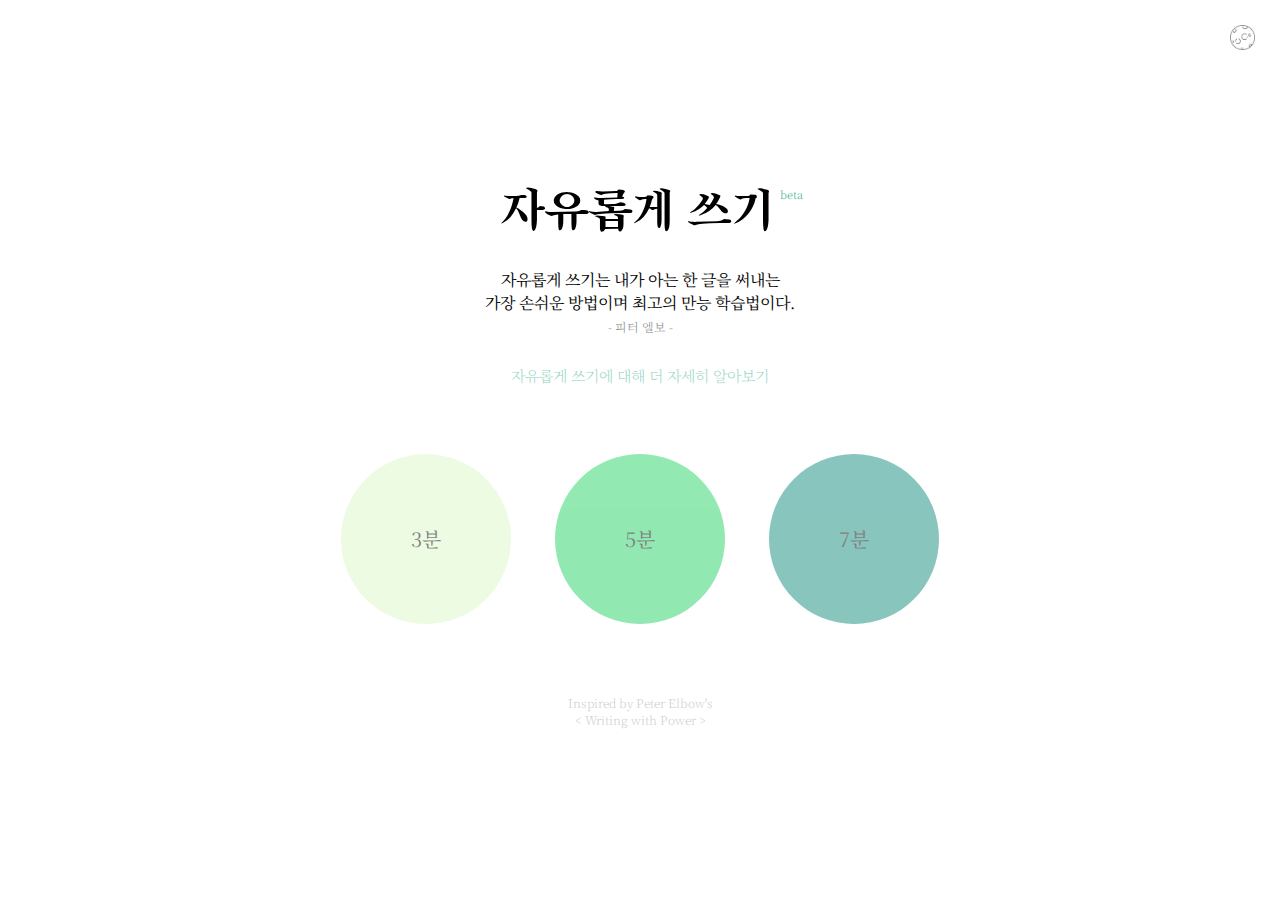
<file: index.html>
<html>
<head>
  <meta charset="utf-8">
  <meta name="viewport" content="width=device-width, initial-scale=1">

  <!-- <meta property="og:title" content="자유롭게 쓰기">
  <meta property="og:description" content="Free your Writing, Free your Heart"> -->
  <!-- <meta property="og:image" content="ogimage.png" -->


  <title>자유롭게 쓰기</title>
  <link rel="shortcut icon" href="favicon.png" type="image/x-icon">
  <link rel="icon" href="favicon.png" type="image/x-icon">
  <link rel="stylesheet" href="style.css">
  <script src="java.js"></script>
  <link href="https://fonts.googleapis.com/css?family=Noto+Serif+KR:200,300,400|Song+Myung&amp;subset=korean" rel="stylesheet">

  <!-- Global site tag (gtag.js) - Google Analytics -->
  <script async src="https://www.googletagmanager.com/gtag/js?id=UA-126060792-1"></script>
  <script>
    window.dataLayer = window.dataLayer || [];
    function gtag(){dataLayer.push(arguments);}
    gtag('js', new Date());

    gtag('config', 'UA-126060792-1');
  </script>

</head>

<script src="https://code.jquery.com/jquery-2.1.3.js"></script>

<script>
$(function() {
    if (localStorage.getItem('state') === 'night'){
      document.querySelector('.quote').style.color="white";
      document.querySelector('.title').style.color="white";
      document.querySelector('body').style.backgroundColor="#212122";
      document.querySelector('.night').alt = "day_mode";
      document.querySelector('.night').src = "sun.png";
      document.querySelector('.quote').style.fontWeight="100";
      document.querySelector('.beta').style.color="#FFFFC2";
      document.querySelector('.aboutfw').style.color="#FFFFC2";
      document.querySelector('.min3').style.backgroundColor="#FDFD96";
      document.querySelector('.min5').style.backgroundColor="#FFEF00";
      document.querySelector('.min10').style.backgroundColor="#FEDF00";
      localStorage.setItem('state', 'night')
    }
});
</script>


<body>



<div class="box">
  <div class="box2">
  <header class="title"> 자유롭게 쓰기 </header>
  <div class="beta"> beta </div>
  <h1 class="quote">
    자유롭게 쓰기는 내가 아는 한 글을 써내는 <br>
    가장 손쉬운 방법이며 최고의 만능 학습법이다.<br>
    <h2 class="peter"> - 피터 엘보 - </h2>
  </h1>

  <h3 class="aboutfwbox"><a href="introduction.html" class="aboutfw">
    자유롭게 쓰기에 대해 더 자세히 알아보기</a>
  </h3>

<div class="buttons">
  <!-- <a href="text.html" class="min3" onclick="array3()"> 3분 </a> -->
  <a href="text.html" class="min3" onclick="array3()"> 3분 </a>
  <a href="text.html" class="min5" onclick="array5()"> 5분 </a>
  <a href="text.html" class="min10" onclick="array10()"> 7분 </a>
</div>

<footer>Inspired by Peter Elbow's<br> < Writing with Power > </footer>


</div>
</div>
<!-- <footer>Inspired by Peter Elbow's<br> < Writing with Power > </footer> -->
<div class="day_night"><img class="night" src="sleep-mode.png" alt="night_mode" onclick="nightDayHandler(this);"></div>

</body>

</html>
</file>
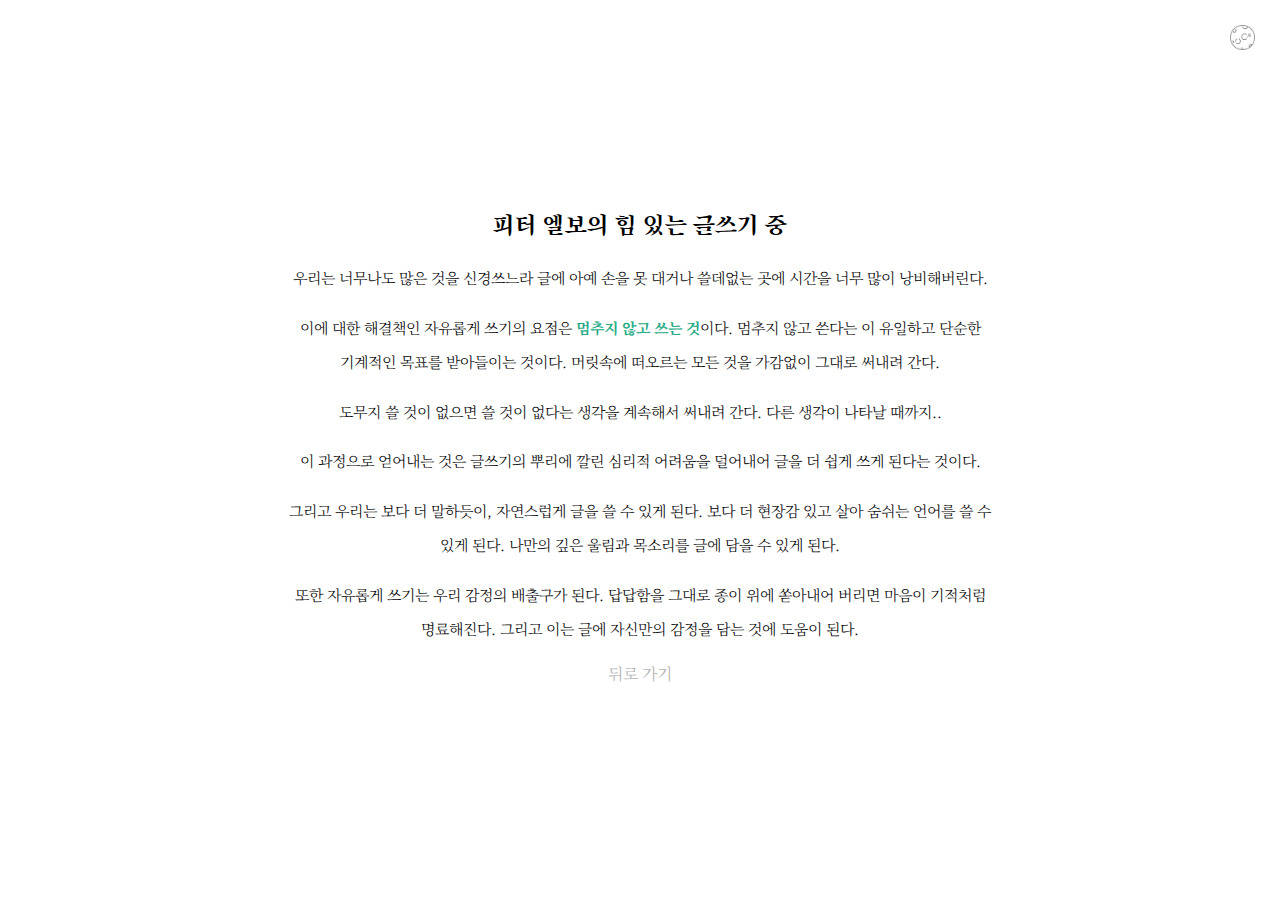
<file: introduction.html>
<html>
<head>
  <meta charset="utf-8">
  <meta name="viewport" content="width=device-width, initial-scale=1">

  <!-- <meta property="og:title" content="자유롭게 쓰기">
  <meta property="og:description" content="Free your Writing, Free your Heart"> -->
  <!-- <meta property="og:image" content="ogimage.png" -->

  <title>자유롭게 쓰기</title>
  <link rel="shortcut icon" href="favicon.png" type="image/x-icon">
  <link rel="icon" href="favicon.png" type="image/x-icon">
  <link rel="stylesheet" href="style.css">
  <script src="java.js"></script>
  <link href="https://fonts.googleapis.com/css?family=Noto+Serif+KR:200,300,400|Song+Myung&amp;subset=korean" rel="stylesheet">

  <!-- Global site tag (gtag.js) - Google Analytics -->
  <script async src="https://www.googletagmanager.com/gtag/js?id=UA-126060792-1"></script>
  <script>
    window.dataLayer = window.dataLayer || [];
    function gtag(){dataLayer.push(arguments);}
    gtag('js', new Date());

    gtag('config', 'UA-126060792-1');
  </script>

</head>

<script src="https://code.jquery.com/jquery-2.1.3.js"></script>
<!-- https://code.jquery.com/jquery-1.10.2.js -->

<script>
$(function() {
      if (localStorage.getItem('state') === 'night'){
        document.querySelector('.p1').style.color="#d3d3d3";
        document.querySelector('body').style.backgroundColor="#212122";
        document.querySelector('.night').alt = "day_mode";
        document.querySelector('.night').src = "sun.png";
        document.querySelector('.title2').style.color = "#f2f2f2";
        document.querySelector('.p1').style.fontWeight="100";
        document.querySelector('.important').style.fontWeight="600";
        document.querySelector('.important').style.color="#FFFFC2";
        document.querySelector('.back').style.color="white";
        localStorage.setItem('state', 'night');
      }
    });
</script>

<body>

<div class="day_night"><img class="night" src="sleep-mode.png" alt="night_mode" onclick="nightDayHandlerr(this);"></div>

<div class="boxI">
  <div class="box2">
  <header class="title2"> 피터 엘보의 힘 있는 글쓰기 중 </header>

<section class="para">
  <h2 class="p1">
    <!-- <p>우리는 너무나도 많은 것을 신경쓰느라 글에 아예 손을 못 대거나</br>
    쓸데없는 곳에 시간을 너무 많이 낭비해버린다.</br></p>

    <p>이에 대한 해결책인 자유롭게 쓰기의 요점은 <span class="important">멈추지 않고 쓰는 것</span>이다.</br>
    멈추지 않고 쓴다는 이 유일하고 단순한 기계적인 목표를 받아들이는 것이다.</br>
    머릿속에 떠오르는 모든 것을 가감없이 그대로 써내려 간다.</br></p>

    <p>도무지 쓸 것이 없으면 쓸 것이 없다는 생각을 계속해서 써내려 간다.</br>
    다른 생각이 나타날 때까지..</br></p>

    <p>이 과정으로 얻어내는 것은 글쓰기의 뿌리에 깔린 심리적 어려움을</br>
    덜어내어 글을 더 쉽게 쓰게 된다는 것이다.</br></p>

    <p>그리고 우리는 보다 더 말하듯이, 자연스럽게 글을 쓸 수 있게 된다.</br>
    보다 더 현장감 있고 살아 숨쉬는 언어를 쓸 수 있게 된다.</br>
    나만의 깊은 울림과 목소리를 글에 담을 수 있게 된다.</br></p>

    <p>또한 자유롭게 쓰기는 우리 감정의 배출구가 된다.</br>
    답답함을 그대로 종이 위에 쏟아내어 버리면 마음이 기적처럼 명료해진다.</br>
    그리고 이는 글에 자신만의 감정을 담는 것에 도움이 된다.</br></p> -->

    <p>우리는 너무나도 많은 것을 신경쓰느라 글에 아예 손을 못 대거나
    쓸데없는 곳에 시간을 너무 많이 낭비해버린다.</p>

    <p>이에 대한 해결책인 자유롭게 쓰기의 요점은 <span class="important">멈추지 않고 쓰는 것</span>이다.
    멈추지 않고 쓴다는 이 유일하고 단순한 기계적인 목표를 받아들이는 것이다.
    머릿속에 떠오르는 모든 것을 가감없이 그대로 써내려 간다.</p>

    <p>도무지 쓸 것이 없으면 쓸 것이 없다는 생각을 계속해서 써내려 간다.
    다른 생각이 나타날 때까지..</p>

    <p>이 과정으로 얻어내는 것은 글쓰기의 뿌리에 깔린 심리적 어려움을
    덜어내어 글을 더 쉽게 쓰게 된다는 것이다.</p>

    <p>그리고 우리는 보다 더 말하듯이, 자연스럽게 글을 쓸 수 있게 된다.
    보다 더 현장감 있고 살아 숨쉬는 언어를 쓸 수 있게 된다.
    나만의 깊은 울림과 목소리를 글에 담을 수 있게 된다.</p>

    <p>또한 자유롭게 쓰기는 우리 감정의 배출구가 된다.
    답답함을 그대로 종이 위에 쏟아내어 버리면 마음이 기적처럼 명료해진다.
    그리고 이는 글에 자신만의 감정을 담는 것에 도움이 된다.</p>

  </h2>
</section>

<div class="backbox"><a href="index.html" class="back">뒤로 가기</a></div>


</div>
</div>
</body>

</html>
</file>
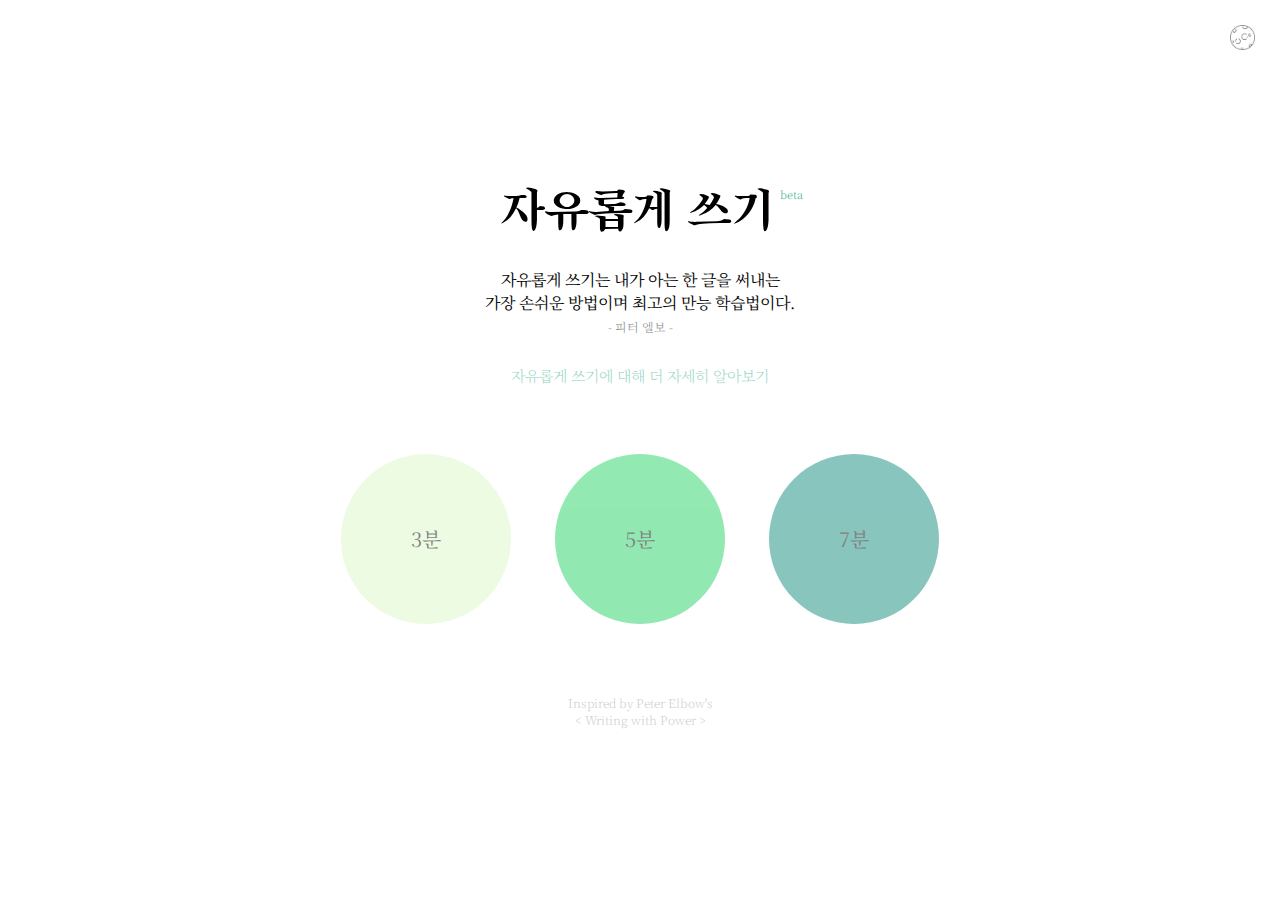
<file: main.html>
<html>
<head>
  <meta charset="utf-8">
  <meta name="viewport" content="width=device-width, initial-scale=1">
  <title>자유롭게 쓰기</title>
  <link rel="shortcut icon" href="favicon.png" type="image/x-icon">
  <link rel="icon" href="favicon.png" type="image/x-icon">
  <link rel="stylesheet" href="style.css">
  <script src="java.js"></script>
  <link href="https://fonts.googleapis.com/css?family=Noto+Serif+KR:200,300,400|Song+Myung&amp;subset=korean" rel="stylesheet">
</head>

<script src="https://code.jquery.com/jquery-2.1.3.js"></script>

<script>
$(function() {
    if (localStorage.getItem('state') === 'night'){
      document.querySelector('.quote').style.color="white";
      document.querySelector('.title').style.color="white";
      document.querySelector('body').style.backgroundColor="#212122";
      document.querySelector('.night').alt = "day_mode";
      document.querySelector('.night').src = "sun.png";
      document.querySelector('.quote').style.fontWeight="100";
      document.querySelector('.beta').style.color="#FFFFC2";
      document.querySelector('.aboutfw').style.color="#FFFFC2";
      document.querySelector('.min3').style.backgroundColor="#FDFD96";
      document.querySelector('.min5').style.backgroundColor="#FFEF00";
      document.querySelector('.min10').style.backgroundColor="#FEDF00";
      localStorage.setItem('state', 'night')
    }
});
</script>


<body>



<div class="box">
  <div class="box2">
  <header class="title"> 자유롭게 쓰기 </header>
  <div class="beta"> beta </div>
  <h1 class="quote">
    자유롭게 쓰기는 내가 아는 한 글을 써내는 <br>
    가장 손쉬운 방법이며 최고의 만능 학습법이다.<br>
    <h2 class="peter"> - 피터 엘보 - </h2>
  </h1>

  <h3 class="aboutfwbox"><a href="introduction.html" class="aboutfw">
    자유롭게 쓰기에 대해 더 자세히 알아보기</a>
  </h3>

<div class="buttons">
  <!-- <a href="text.html" class="min3" onclick="array3()"> 3분 </a> -->
  <a href="text.html" class="min3" onclick="array3()"> 3분 </a>
  <a href="text.html" class="min5" onclick="array5()"> 5분 </a>
  <a href="text.html" class="min10" onclick="array10()"> 7분 </a>
</div>

<footer>Inspired by Peter Elbow's<br> < Writing with Power > </footer>


</div>
</div>
<!-- <footer>Inspired by Peter Elbow's<br> < Writing with Power > </footer> -->
<div class="day_night"><img class="night" src="sleep-mode.png" alt="night_mode" onclick="nightDayHandler(this);"></div>

</body>

</html>
</file>
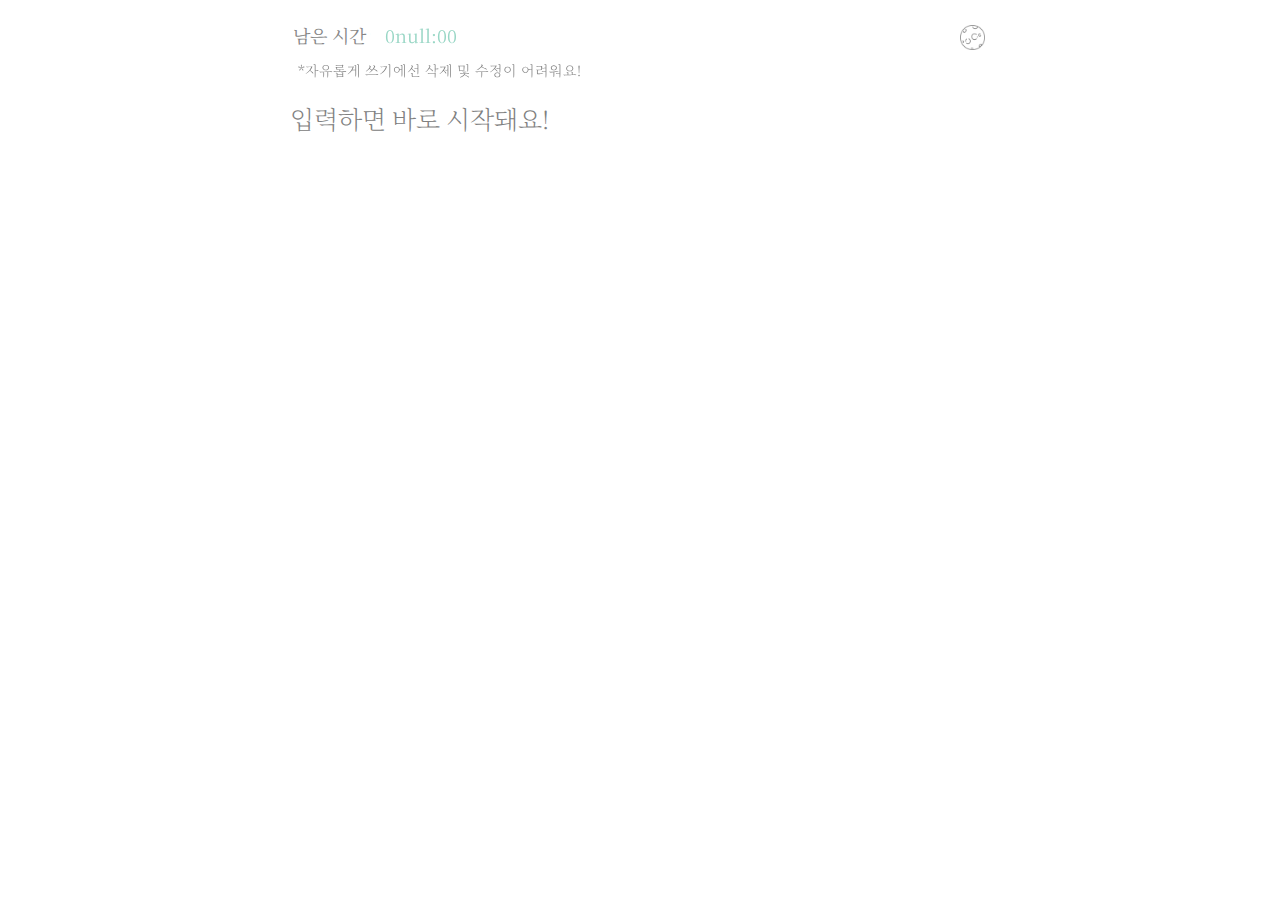
<file: text.html>
<html>
<head>
  <meta charset="utf-8">
  <meta name="viewport" content="width=device-width, initial-scale=1">

  <!-- <meta property="og:title" content="자유롭게 쓰기">
  <meta property="og:description" content="Free your Writing, Free your Heart"> -->
  <!-- <meta property="og:image" content="ogimage.png" -->

  <title>자유롭게 쓰기</title>
  <link rel="shortcut icon" href="favicon.png" type="image/x-icon">
  <link rel="icon" href="favicon.png" type="image/x-icon">
  <link rel="stylesheet" href="style.css">
  <script src="java.js"></script>
  <link href="https://fonts.googleapis.com/css?family=Noto+Serif+KR:200,300,400|Song+Myung&amp;subset=korean" rel="stylesheet">

  <!-- Global site tag (gtag.js) - Google Analytics -->
  <script async src="https://www.googletagmanager.com/gtag/js?id=UA-126060792-1"></script>
  <script>
    window.dataLayer = window.dataLayer || [];
    function gtag(){dataLayer.push(arguments);}
    gtag('js', new Date());

    gtag('config', 'UA-126060792-1');
  </script>

</head>

<script src="https://code.jquery.com/jquery-2.1.3.js"></script>

<script>
$(function() {
    var mintext = document.querySelector('.left_sec')
    mintext.textContent = "0" + localStorage.getItem('min')+":"+"00"
    mintext.style.color = "#29AB87"
    mintext.style.opacity = 0.5
    document.querySelector('.boxT').focus()
    if (localStorage.getItem('state') === 'night'){
      document.querySelector('.boxT').style.color="white";
      document.querySelector('body').style.backgroundColor="#212122";
      document.querySelector('.night').alt = "day_mode";
      document.querySelector('.night').src = "sun.png";
      document.querySelector('.tools').style.backgroundColor="212122";
      document.querySelector('.boxT').style.caretColor="#FFFFC2";
      document.querySelector('.left_sec').style.color="#FFFFC2";
      document.querySelector('.boxT').focus()
      localStorage.setItem('state', 'night')
    }
});
</script>


<body class= "textbody" oncontextmenu="return false" ondragstart="return false" onselectstart="return false">

<!-- oncontextmenu="return false" ondragstart="return false" onselectstart="return false" -->

<div class="boxT" contenteditable="true" placeholder="입력하면 바로 시작돼요!" onkeydown="starter()" spellcheck="false" autofocus></div>

<div class="tools">
<div class="tool_box">
<div class="day_night"><img class="night" id="night" src="sleep-mode.png" alt="night_mode" onclick="nightDayHandlerrr(this);"></div>
<div class="left_time"> 남은 시간 </div>
<div class="left_sec"></div>
<!-- <div class="paused_time"> 멈춘 시간 <div class="paused_sec"></div></div> -->
<!-- <div class="point"> 분석 </div> -->
</div>

</div>

<div class="first"><div class="firsttext">
*자유롭게 쓰기에선 삭제 및 수정이 어려워요!
</div></div>

<!-- <div class="boxT" contenteditable="true" placeholder="입력하면 바로 시작돼요!" onkeydown="starter()" spellcheck="false" autofocus></div> -->

<!-- <div class="day_night"><img class="night" src="sleep-mode.png" alt="night_mode" onclick="nightDayHandlerrr(this);"></div> -->


</body>




</html>
</file>
<file: style.css>
body {
  background-color: white;
}

a {
  text-decoration: none;
}

/* main 부분 코드 */

.day_night {
  width: 70px;
  height: 70px;
  /* background-color: grey; */
  position: absolute;
  top:0;
  right:0;
}


/* @media only screen and (max-width: 768px) {
  .day_night {
    width: 70px;
    height: 70px;
    position: absolute;
    margin: 0 auto 0;
    top: 0;
    right: 0;
    bottom: 0;
    left: 0;
  }
} */


.night {
  width: 25px;
  height: 25px;
  position: absolute;
  bottom:0;
  left:0;
  opacity: 0.5;
  margin-bottom: 20px;
  margin-left: 20px;
}

#night {
  width: 25px;
  height: 25px;
  position: absolute;
  top:0;
  right:0;
  opacity: 0.5;
  margin-top: 25px;
  margin-right: 15px;
}

.night:hover, #night:hover {
  opacity: 1;
}

.box {
  position: absolute;
  width: 700px;
  height: 600px;
  top: 0;
  bottom: 0;
  right: 0;
  left: 0;
  /* top: 50%;
  left: 50%; */
  margin: auto;
  text-align: center;
  /* transform: translate( -50%, -50%); */
}

@media only screen and (max-width: 768px) {
  .box {
    width: 100%;
    height: 730px;
    position: absolute;
    top: 80;
    bottom: auto;
    /* transform: translate( -50%, -50%); */
  }
}

/* @media only screen and (max-width: 429px) {
  .box {
    min-width: 429px;
  }
} */


.box2 {
  margin-top: 30px;
  margin-bottom: 30px;
  margin-left: 20px;
  margin-right: 20px;
}

.title {
  display: inline-block;
  font-family: 'Song Myung', serif;
  font-size: 50px;
  margin-left: 23px;
}

@media only screen and (max-width: 768px) {
  .title {
    font-size: 40px;
  }
}

.beta {
  display: inline-block;
  margin-top: 0.5em;
  font-family: 'Noto Serif KR', sans-serif;
  font-size: 11px;
  vertical-align: top;
  color: #29AB87;
  font-weight: 100;
}

.quote {
  margin-top: 25px;
  font-family: 'Noto Serif KR', sans-serif;
  font-size: 16px;
  font-weight: 400;
}

.peter {
  margin-top: -7px;
  font-family: 'Noto Serif KR', sans-serif;
  font-size: 12px;
  font-weight: 100;
  color: grey;
}

.aboutfwbox {
  margin-top: 30px;
}

.aboutfw {
  font-weight: 200;
  color: #29AB87;
  opacity: 0.5;
  font-size: 15px;
  font-family: 'Noto Serif KR', sans-serif;
  transition: all 0.5s;
}

.aboutfw:hover {
  opacity: 1;
  font-weight: 400;
  font-size: 17px;
  color: #29AB87;
}

.min3, .min5, .min10 {
  display: inline-block;
  width: 170px;
  color: black;
  height: 170px;
  text-align: center;
  border-radius: 85px;
  margin: 50px 20px 70px;
  font-family: 'Noto Serif KR', sans-serif;
  vertical-align: middle;
  line-height: 170px;
  font-size: 20px;
  transition: all 0.7s;
  opacity: 0.5;}


@media only screen and (max-width: 768px) {
  .min3, .min5, .min10 {
    display: inline-block;
    width: 80%;
    height: 100px;
    margin: 30px 20px 0;
    line-height: 100px;
    border-radius: 35px;
  }
}



.min3:hover, .min5:hover, .min10:hover {
  opacity: 1;
  font-weight: 400;
  color: black;
  box-shadow: 0 0 30px rgba(0, 0, 0, 0.2);
}

.min3 {
 background-color: #DCF8C6;
}

.min5 {
 background-color: #25D366;
}

.min10 {
 background-color: #128C7E;
}

footer {
  color: grey;
  /* position: absolute; */
  display: inline-block;
  font-size: 12px;
  width: 100%;
  height: 40px;
  margin: auto;
  font-family: 'Noto Serif KR', sans-serif;
  font-weight: 100;
  opacity: 0.4;
  transition: all 0.7s;
  text-align: center;

}

@media only screen and (max-width: 768px) {
  footer {
    width: 100%;
    /* background: grey; */
    margin-top: 30px;
    height: 70px;
  }
}


/* introduction 부분 코드 */


.boxI {
  position: absolute;
  width: 768px;
  height: 540px;
  top: 0;
  left: 0;
  bottom: 0;
  right: 0;
  margin: auto;
  text-align: center;
  /* transform: translate( -50%, -50%); */
}


@media only screen and (max-width: 768px) {
  .boxI {
    width: 100%;
    top: 80;
    bottom: auto;
  }
}

/* @media only screen and (max-width: 500px) {
  .boxI {
    min-width: 500px;
  }
} */

.title2 {
  display: inline-block;
  font-family: 'Song Myung', serif;
  font-size: 25px;
}

.p1{
  margin-top: 20px;
  line-height: 2.3em;
  font-family: 'Noto Serif KR', sans-serif;
  font-size: 15px;
  font-weight: 300;
  word-break: keep-all;
}

@media only screen and (max-width: 768px) {
  .p1 {
    font-size: 18px;
  }
}

.important {
  font-weight: 700;
  color: #29AB87;
}


.back {
  font-family: 'Noto Serif KR', sans-serif;
  opacity: 0.3;
  margin-top: 20px;
  color: black;
}

.back:hover {
  font-family: 'Noto Serif KR', sans-serif;
  opacity: 1;
  margin-top: 20px;
  color: black;
}

@media only screen and (max-width: 768px) { .backbox {
    height: 70px;
    line-height: 50px;
  }
}


/* text 부분 코드 */


.textarea:active {border-style: none;}
.textarea:focus {outline: none;}

.tools {
  position: absolute;
  top: 0;
  width: 100%;
  height: 100px;
  left: 0;
  position: fixed;
  background-color: white;
  opacity: 0.95;
  -webkit-backface-visibility: hidden;
}


@media only screen and (max-width: 768px) {
  .tools, #day_night, .textbody  {
    margin-top: -20px;
  }
}

/* @media only screen and (max-width: 768px) {
  .tools {
    height: 80px;
  }
} */

.tool_box {
  /* position: absolute; */
  position: fixed;
  width: 740px;
  height: 50px;
  top: 0;
  /* bottom: 0; */
  right: 0;
  left: 0;
  margin: auto;
  text-align: center;
  -webkit-backface-visibility: hidden;
}

@media only screen and (max-width: 768px) {
    .tool_box {
      width: 100%;
      /* bottom: auto; */
    }
  }

@media only screen and (max-width: 300px) {
    .tool_box {
      min-width: 300px;
    }
  }


.first {
  position: fixed;
  top: 50;
  margin: 0 auto 0;
  width: 100%;
  height: 20px;
  color: grey;
  font-family: 'Noto Serif KR', sans-serif;
  font-size: 14px;
  font-weight: 100;
  /* padding-left: 14px; */
  text-align: center;
}

@media only screen and (max-width: 768px) {
    .first {
      margin-top: 0;
    }
  }

.firsttext {
  display: inline-block;
  text-align: left;
  margin-top: 10px;
  /* padding-left: 14px; */
  width: 700px;
}

@media only screen and (max-width: 768px) {
      .firsttext {
        display: inline-block;
        text-align: left;
        margin-top: 0;
        padding-left: 14px;
        width: 100%;
      }
    }




/* @media only screen and (max-width: 300px) {
    .first {
      min-width: 300px;
    }
  } */





.boxT[contenteditable=true]:empty:before{
  content: attr(placeholder);
  display: block;
  color: grey;
}

.boxT[contenteditable=true]{
    margin: 80px auto 0;
    padding-top: 20px;
    padding-bottom: 120px;
    width: 700px;
    outline: transparent solid 0;
    min-height: 300px;
    font-family: 'Noto Serif KR', sans-serif;
    caret-color: #29AB87;
    color:black;
    font-size: 25px;
    font-weight: 200;
  }

@media only screen and (max-width: 768px) {
    .boxT[contenteditable=true] {
      overflow-y: scroll;
      height: 100%;
      width: 100%;
      padding-left: 10px;
      margin-top: 100px;
    }
  }

@media only screen and (max-width: 300px) {
    .boxT[contenteditable=true] {
      min-width: 300px;
    }
  }


.left_time {
  display: inline-block;
  text-align: left;
  font-family: 'Noto Serif KR', sans-serif;
  line-height: 50px;
  width:700px;
  margin-top: 10px;
  font-size: 18px;
  color: grey;
  padding-left: 5px;
  /* background-color: grey; */
}

@media only screen and (max-width: 768px) {
    .left_time {
      width: 100%;
      padding-left: 20px;
    }
  }

.left_sec {
  position: absolute;
  top: 0;
  bottom: 0;
  margin-top: 10px;
  right: 0;
  left: 0;
  width: 60px;
  font-family: 'Noto Serif KR', sans-serif;
  text-align: left;
  line-height: 50px;
  font-size: 18px;
  height: 50px;
  margin-left: 115px;

}

.finishBox {
  position: absolute;
  bottom: 0;
  right: 0;
  width: 100%;
  height: 100px;
  /* background-color: grey; */
}


.xinkule {
  position: absolute;
  margin: auto auto 24px auto;
  width: 400px;
  height: 40px;
  top: 0;
  bottom: 0;
  right: 0;
  left: 0;
}

.fin {
  color: #29AB87;
  font-weight: 500;
}
</file>
